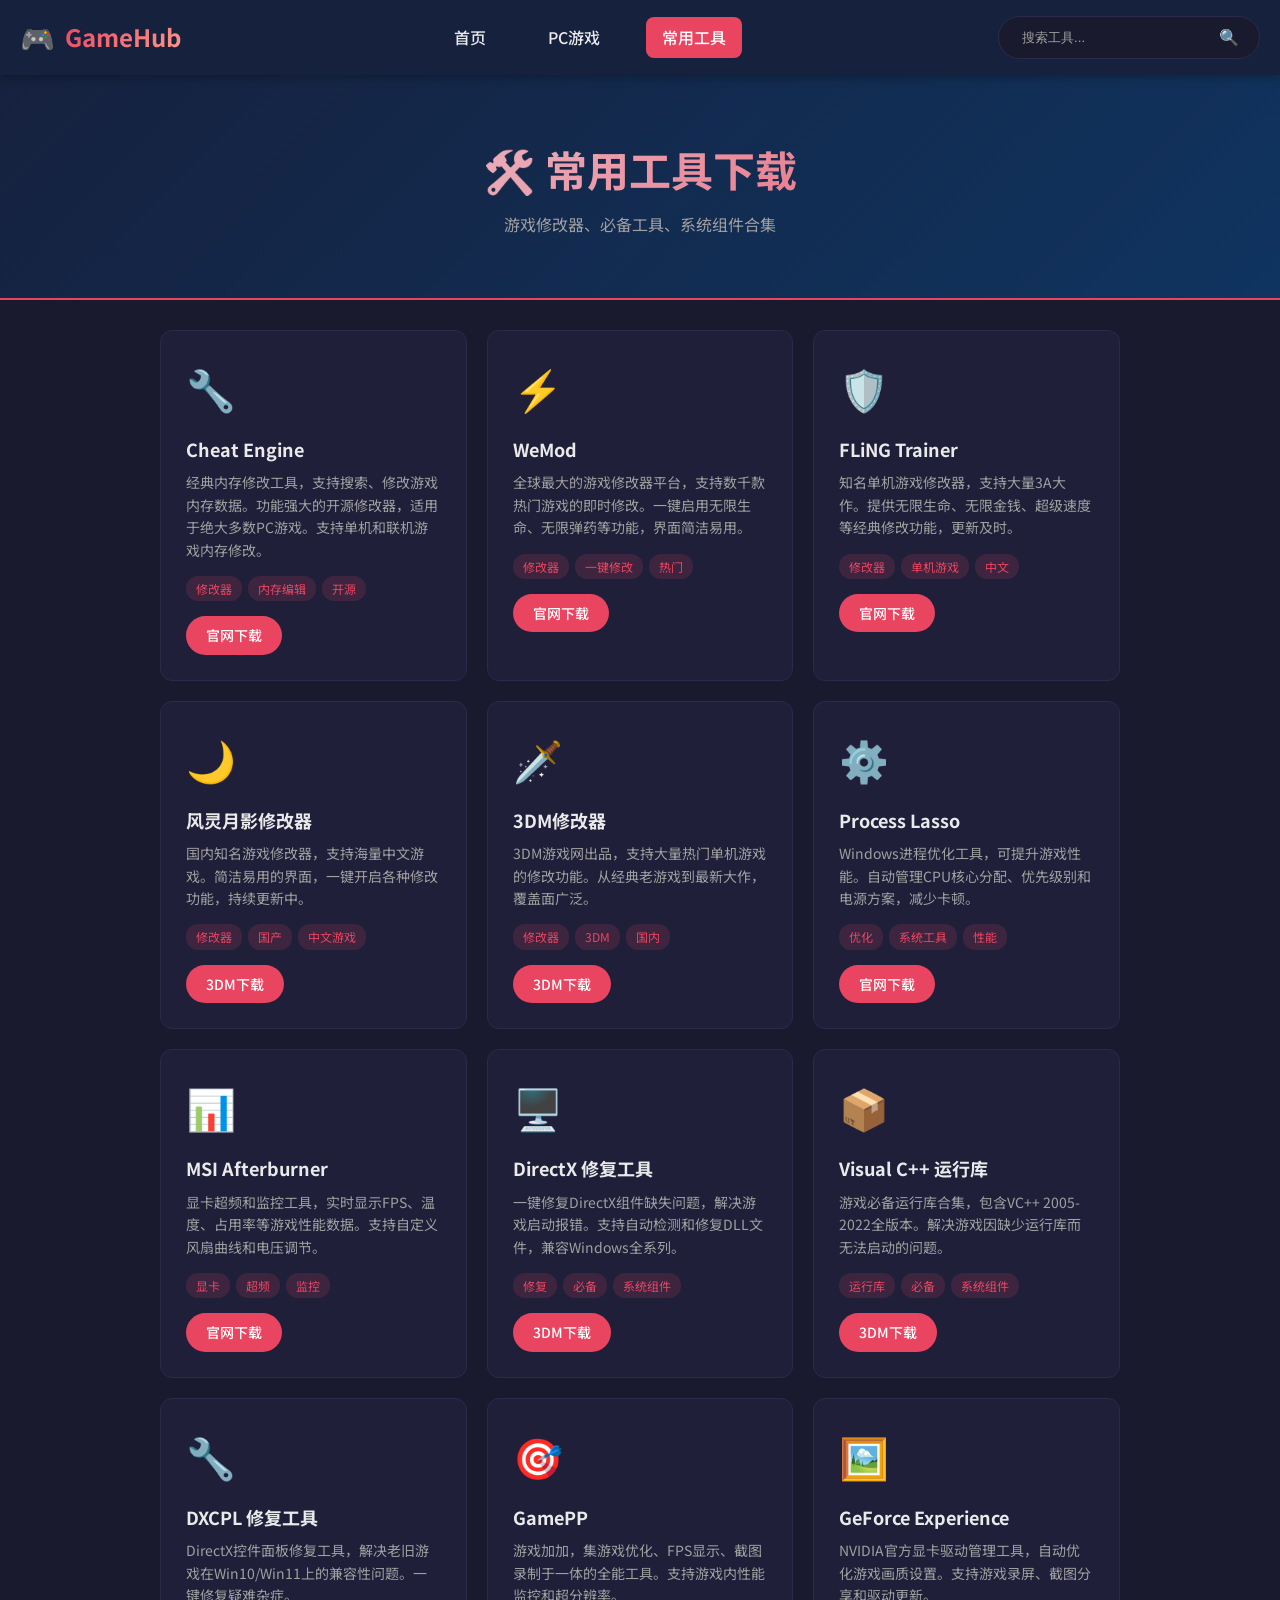
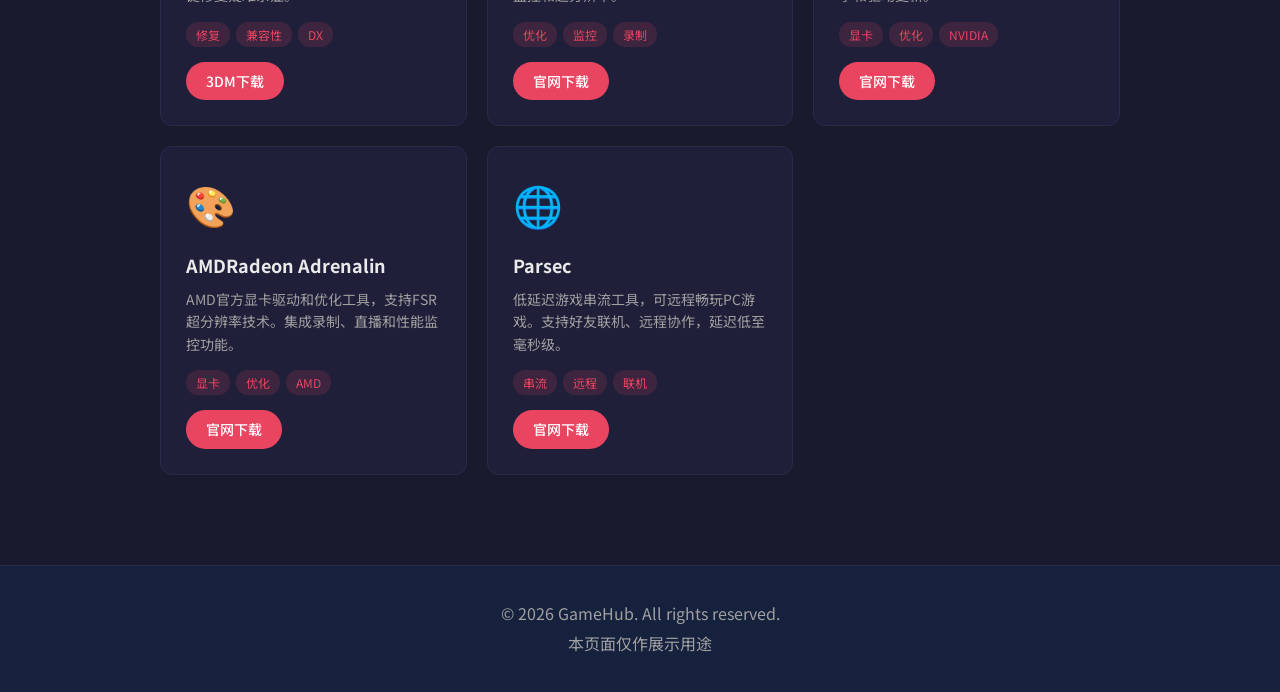
<file: tools.html>
<!DOCTYPE html>
<html lang="zh-CN">
<head>
    <meta charset="UTF-8">
    <meta name="viewport" content="width=device-width, initial-scale=1.0">
    <title>常用工具 - GameHub</title>
    <link rel="stylesheet" href="css/style.css">
    <link rel="preconnect" href="https://fonts.googleapis.com">
    <link rel="preconnect" href="https://fonts.gstatic.com" crossorigin>
    <link href="https://fonts.googleapis.com/css2?family=Noto+Sans+SC:wght@400;500;700&display=swap" rel="stylesheet">
    <style>
        .tools-hero {
            background: linear-gradient(135deg, var(--secondary-bg) 0%, var(--highlight) 100%);
            padding: 60px 0;
            text-align: center;
            border-bottom: 2px solid var(--accent);
        }
        .tools-hero h1 {
            font-size: 42px;
            margin-bottom: 10px;
            background: linear-gradient(135deg, var(--text-primary), var(--accent));
            -webkit-background-clip: text;
            -webkit-text-fill-color: transparent;
            background-clip: text;
        }
        .tools-hero p {
            color: var(--text-secondary);
            font-size: 16px;
        }
        .tools-content {
            max-width: 1000px;
            margin: 0 auto;
            padding: 30px 20px;
        }
        .tools-grid {
            display: grid;
            grid-template-columns: repeat(auto-fill, minmax(280px, 1fr));
            gap: 20px;
        }
        .tool-card {
            background: var(--card-bg);
            border-radius: 12px;
            padding: 25px;
            transition: all 0.3s ease;
            border: 1px solid var(--border-color);
        }
        .tool-card:hover {
            transform: translateY(-4px);
            box-shadow: 0 8px 25px rgba(0,0,0,0.3);
            border-color: var(--accent);
        }
        .tool-card-icon {
            font-size: 40px;
            margin-bottom: 15px;
        }
        .tool-card h3 {
            font-size: 18px;
            margin-bottom: 8px;
            color: var(--text-primary);
        }
        .tool-card .tool-desc {
            font-size: 14px;
            color: var(--text-secondary);
            margin-bottom: 15px;
            line-height: 1.6;
        }
        .tool-card .tool-tags {
            display: flex;
            flex-wrap: wrap;
            gap: 6px;
            margin-bottom: 15px;
        }
        .tool-card .tool-tag {
            background: rgba(233,69,96,0.15);
            color: var(--accent);
            padding: 3px 10px;
            border-radius: 12px;
            font-size: 12px;
        }
        .tool-card .tool-links {
            display: flex;
            gap: 10px;
            flex-wrap: wrap;
        }
        .tool-card .tool-link {
            display: inline-block;
            padding: 8px 20px;
            background: var(--accent);
            color: #fff;
            border-radius: 20px;
            text-decoration: none;
            font-size: 14px;
            font-weight: 500;
            transition: all 0.3s ease;
        }
        .tool-card .tool-link:hover {
            background: var(--accent-hover);
            transform: scale(1.05);
        }
        .tool-card .tool-link.green {
            background: #27ae60;
        }
        .tool-card .tool-link.green:hover {
            background: #2ecc71;
        }
        .tool-card .tool-link.blue {
            background: #2980b9;
        }
        .tool-card .tool-link.blue:hover {
            background: #3498db;
        }
    </style>
</head>
<body>
    <!-- 导航栏 -->
    <header class="navbar">
        <div class="container navbar-content">
            <a href="index.html" class="logo">
                <span class="logo-icon">🎮</span>
                <span class="logo-text">GameHub</span>
            </a>
            <nav class="nav-links">
                <a href="index.html">首页</a>
                <a href="category.html?type=pc">PC游戏</a>
                <a href="tools.html" class="active">常用工具</a>
            </nav>
            <div class="search-box">
                <input type="text" id="searchInput" placeholder="搜索工具...">
                <button class="search-btn" onclick="searchTools()">🔍</button>
            </div>
        </div>
    </header>

    <!-- 横幅区域 -->
    <section class="tools-hero">
        <div class="container">
            <h1>🛠️ 常用工具下载</h1>
            <p>游戏修改器、必备工具、系统组件合集</p>
        </div>
    </section>

    <!-- 工具列表 -->
    <main class="tools-content">
        <div class="tools-grid" id="toolsGrid"></div>
    </main>

    <!-- 底部 -->
    <footer class="footer">
        <div class="container">
            <p>&copy; 2026 GameHub. All rights reserved.</p>
            <p>本页面仅作展示用途</p>
        </div>
    </footer>

    <script>
        const toolsData = [
            {
                "name": "Cheat Engine",
                "icon": "🔧",
                "desc": "经典内存修改工具，支持搜索、修改游戏内存数据。功能强大的开源修改器，适用于绝大多数PC游戏。支持单机和联机游戏内存修改。",
                "tags": ["修改器", "内存编辑", "开源"],
                "downloadUrl": "https://www.cheatengine.org/",
                "downloadName": "官网下载"
            },
            {
                "name": "WeMod",
                "icon": "⚡",
                "desc": "全球最大的游戏修改器平台，支持数千款热门游戏的即时修改。一键启用无限生命、无限弹药等功能，界面简洁易用。",
                "tags": ["修改器", "一键修改", "热门"],
                "downloadUrl": "https://www.wemod.com/",
                "downloadName": "官网下载"
            },
            {
                "name": "FLiNG Trainer",
                "icon": "🛡️",
                "desc": "知名单机游戏修改器，支持大量3A大作。提供无限生命、无限金钱、超级速度等经典修改功能，更新及时。",
                "tags": ["修改器", "单机游戏", "中文"],
                "downloadUrl": "https://flingtrainer.com/",
                "downloadName": "官网下载"
            },
            {
                "name": "风灵月影修改器",
                "icon": "🌙",
                "desc": "国内知名游戏修改器，支持海量中文游戏。简洁易用的界面，一键开启各种修改功能，持续更新中。",
                "tags": ["修改器", "国产", "中文游戏"],
                "downloadUrl": "https://www.3dmgame.com/tools/",
                "downloadName": "3DM下载"
            },
            {
                "name": "3DM修改器",
                "icon": "🗡️",
                "desc": "3DM游戏网出品，支持大量热门单机游戏的修改功能。从经典老游戏到最新大作，覆盖面广泛。",
                "tags": ["修改器", "3DM", "国内"],
                "downloadUrl": "https://www.3dmgame.com/tools/",
                "downloadName": "3DM下载"
            },
            {
                "name": "Process Lasso",
                "icon": "⚙️",
                "desc": "Windows进程优化工具，可提升游戏性能。自动管理CPU核心分配、优先级别和电源方案，减少卡顿。",
                "tags": ["优化", "系统工具", "性能"],
                "downloadUrl": "https://bitsum.com/",
                "downloadName": "官网下载"
            },
            {
                "name": "MSI Afterburner",
                "icon": "📊",
                "desc": "显卡超频和监控工具，实时显示FPS、温度、占用率等游戏性能数据。支持自定义风扇曲线和电压调节。",
                "tags": ["显卡", "超频", "监控"],
                "downloadUrl": "https://www.msi.com/Landing/afterburner/graphics-cards",
                "downloadName": "官网下载"
            },
            {
                "name": "DirectX 修复工具",
                "icon": "🖥️",
                "desc": "一键修复DirectX组件缺失问题，解决游戏启动报错。支持自动检测和修复DLL文件，兼容Windows全系列。",
                "tags": ["修复", "必备", "系统组件"],
                "downloadUrl": "https://www.3dmgame.com/tools/",
                "downloadName": "3DM下载"
            },
            {
                "name": "Visual C++ 运行库",
                "icon": "📦",
                "desc": "游戏必备运行库合集，包含VC++ 2005-2022全版本。解决游戏因缺少运行库而无法启动的问题。",
                "tags": ["运行库", "必备", "系统组件"],
                "downloadUrl": "https://www.3dmgame.com/tools/",
                "downloadName": "3DM下载"
            },
            {
                "name": "DXCPL 修复工具",
                "icon": "🔧",
                "desc": "DirectX控件面板修复工具，解决老旧游戏在Win10/Win11上的兼容性问题。一键修复疑难杂症。",
                "tags": ["修复", "兼容性", "DX"],
                "downloadUrl": "https://www.3dmgame.com/tools/",
                "downloadName": "3DM下载"
            },
            {
                "name": "GamePP",
                "icon": "🎯",
                "desc": "游戏加加，集游戏优化、FPS显示、截图录制于一体的全能工具。支持游戏内性能监控和超分辨率。",
                "tags": ["优化", "监控", "录制"],
                "downloadUrl": "https://gamepp.com/",
                "downloadName": "官网下载"
            },
            {
                "name": "GeForce Experience",
                "icon": "🖼️",
                "desc": "NVIDIA官方显卡驱动管理工具，自动优化游戏画质设置。支持游戏录屏、截图分享和驱动更新。",
                "tags": ["显卡", "优化", "NVIDIA"],
                "downloadUrl": "https://www.nvidia.com/geforce/geforce-experience/",
                "downloadName": "官网下载"
            },
            {
                "name": "AMDRadeon Adrenalin",
                "icon": "🎨",
                "desc": "AMD官方显卡驱动和优化工具，支持FSR超分辨率技术。集成录制、直播和性能监控功能。",
                "tags": ["显卡", "优化", "AMD"],
                "downloadUrl": "https://www.amd.com/software",
                "downloadName": "官网下载"
            },
            {
                "name": "Parsec",
                "icon": "🌐",
                "desc": "低延迟游戏串流工具，可远程畅玩PC游戏。支持好友联机、远程协作，延迟低至毫秒级。",
                "tags": ["串流", "远程", "联机"],
                "downloadUrl": "https://parsec.app/",
                "downloadName": "官网下载"
            }
        ];

        function renderTools(tools) {
            const grid = document.getElementById('toolsGrid');
            if (tools.length === 0) {
                grid.innerHTML = '<div class="no-results"><h2>没有找到匹配的工具</h2></div>';
                return;
            }
            grid.innerHTML = tools.map(tool => `
                <div class="tool-card">
                    <div class="tool-card-icon">${tool.icon}</div>
                    <h3>${tool.name}</h3>
                    <div class="tool-desc">${tool.desc}</div>
                    <div class="tool-tags">
                        ${tool.tags.map(tag => `<span class="tool-tag">${tag}</span>`).join('')}
                    </div>
                    <div class="tool-links">
                        <a href="${tool.downloadUrl}" target="_blank" class="tool-link">${tool.downloadName}</a>
                    </div>
                </div>
            `).join('');
        }

        function searchTools() {
            const input = document.getElementById('searchInput');
            const keyword = input.value.trim().toLowerCase();
            if (!keyword) {
                renderTools(toolsData);
                return;
            }
            const filtered = toolsData.filter(t =>
                t.name.toLowerCase().includes(keyword) ||
                t.desc.toLowerCase().includes(keyword) ||
                t.tags.some(tag => tag.toLowerCase().includes(keyword))
            );
            renderTools(filtered);
        }

        // 回车搜索
        document.addEventListener('DOMContentLoaded', function() {
            renderTools(toolsData);
            document.getElementById('searchInput')?.addEventListener('keypress', function(e) {
                if (e.key === 'Enter') searchTools();
            });
        });
    </script>
</body>
</html>
</file>
<file: css/style.css>
/* ==================== 全局样式 ==================== */
* {
    margin: 0;
    padding: 0;
    box-sizing: border-box;
}

:root {
    --primary-bg: #1a1a2e;
    --secondary-bg: #16213e;
    --accent: #e94560;
    --accent-hover: #ff6b6b;
    --text-primary: #eaeaea;
    --text-secondary: #a0a0a0;
    --highlight: #0f3460;
    --card-bg: #1f1f3a;
    --border-color: #2a2a4a;
}

body {
    font-family: 'Noto Sans SC', sans-serif;
    background-color: var(--primary-bg);
    color: var(--text-primary);
    line-height: 1.6;
    min-height: 100vh;
}

a {
    text-decoration: none;
    color: inherit;
}

ul {
    list-style: none;
}

.container {
    max-width: 1400px;
    margin: 0 auto;
    padding: 0 20px;
}

/* ==================== 导航栏 ==================== */
.navbar {
    background: var(--secondary-bg);
    padding: 15px 0;
    position: sticky;
    top: 0;
    z-index: 1000;
    box-shadow: 0 2px 10px rgba(0, 0, 0, 0.3);
}

.navbar-content {
    display: flex;
    align-items: center;
    justify-content: space-between;
    gap: 30px;
}

.logo {
    display: flex;
    align-items: center;
    gap: 10px;
    font-size: 24px;
    font-weight: 700;
}

.logo-icon {
    font-size: 28px;
}

.logo-text {
    background: linear-gradient(135deg, var(--accent), #ff9a8b);
    -webkit-background-clip: text;
    -webkit-text-fill-color: transparent;
    background-clip: text;
}

.nav-links {
    display: flex;
    gap: 30px;
}

.nav-links a {
    padding: 8px 16px;
    border-radius: 8px;
    transition: all 0.3s ease;
    font-weight: 500;
}

.nav-links a:hover,
.nav-links a.active {
    background: var(--accent);
    color: white;
}

.search-box {
    display: flex;
    align-items: center;
    background: var(--primary-bg);
    border-radius: 25px;
    padding: 5px 15px;
    border: 1px solid var(--border-color);
}

.search-box input {
    background: transparent;
    border: none;
    color: var(--text-primary);
    padding: 8px;
    width: 200px;
    outline: none;
}

.search-box input::placeholder {
    color: var(--text-secondary);
}

.search-btn {
    background: transparent;
    border: none;
    cursor: pointer;
    font-size: 16px;
    padding: 5px;
}

/* ==================== 横幅区域 ==================== */
.hero {
    background: linear-gradient(135deg, var(--secondary-bg) 0%, var(--primary-bg) 100%);
    padding: 60px 0;
    text-align: center;
    border-bottom: 2px solid var(--accent);
}

.hero-content h1 {
    font-size: 48px;
    margin-bottom: 15px;
    background: linear-gradient(135deg, var(--text-primary), var(--accent));
    -webkit-background-clip: text;
    -webkit-text-fill-color: transparent;
    background-clip: text;
}

.hero-content p {
    font-size: 18px;
    color: var(--text-secondary);
}

/* ==================== 主内容区 ==================== */
.main-content {
    display: grid;
    grid-template-columns: 250px 1fr;
    gap: 30px;
    padding: 40px 20px;
}

/* ==================== 侧边栏 ==================== */
.sidebar {
    position: sticky;
    top: 100px;
    height: fit-content;
}

.sidebar-section {
    background: var(--card-bg);
    border-radius: 12px;
    padding: 20px;
    margin-bottom: 20px;
}

.sidebar-section h3 {
    font-size: 18px;
    margin-bottom: 15px;
    padding-bottom: 10px;
    border-bottom: 2px solid var(--accent);
}

.category-list li {
    margin-bottom: 10px;
}

.category-list a {
    display: block;
    padding: 10px 15px;
    border-radius: 8px;
    transition: all 0.3s ease;
    color: var(--text-secondary);
}

.category-list a:hover {
    background: var(--highlight);
    color: var(--text-primary);
    transform: translateX(5px);
}

/* ==================== 游戏列表 ==================== */
.games-section {
    flex: 1;
}

.section-header {
    display: flex;
    justify-content: space-between;
    align-items: center;
    margin-bottom: 25px;
}

.section-header h2 {
    font-size: 28px;
}

.filter-tabs {
    display: flex;
    gap: 10px;
}

.filter-tab {
    padding: 8px 20px;
    border: 1px solid var(--border-color);
    background: var(--card-bg);
    color: var(--text-secondary);
    border-radius: 20px;
    cursor: pointer;
    transition: all 0.3s ease;
}

.filter-tab:hover,
.filter-tab.active {
    background: var(--accent);
    color: white;
    border-color: var(--accent);
}

.games-grid {
    display: grid;
    grid-template-columns: repeat(auto-fill, minmax(280px, 1fr));
    gap: 25px;
}

/* ==================== 游戏卡片 ==================== */
.game-card {
    background: var(--card-bg);
    border-radius: 12px;
    overflow: hidden;
    transition: all 0.3s ease;
    cursor: pointer;
    border: 1px solid transparent;
}

.game-card:hover {
    transform: translateY(-8px);
    border-color: var(--accent);
    box-shadow: 0 10px 30px rgba(233, 69, 96, 0.2);
}

.game-card-image {
    width: 100%;
    height: 180px;
    display: flex;
    align-items: center;
    justify-content: center;
    position: relative;
    overflow: hidden;
    background: var(--secondary-bg);
}

.game-card-image img {
    width: 100%;
    height: 100%;
    object-fit: cover;
}

.game-card-image > div {
    width: 100%;
    height: 100%;
}

.game-card-image img {
    width: 100%;
    height: 100%;
    object-fit: cover;
}

.game-card-badge {
    position: absolute;
    top: 10px;
    right: 10px;
    background: var(--accent);
    color: white;
    padding: 4px 12px;
    border-radius: 12px;
    font-size: 12px;
    font-weight: 500;
}

.game-card-content {
    padding: 20px;
}

.game-card-title {
    font-size: 18px;
    font-weight: 600;
    margin-bottom: 10px;
    white-space: nowrap;
    overflow: hidden;
    text-overflow: ellipsis;
}

.game-card-info {
    display: flex;
    flex-wrap: wrap;
    gap: 8px;
    margin-bottom: 15px;
}

.game-card-tag {
    background: var(--secondary-bg);
    padding: 4px 10px;
    border-radius: 12px;
    font-size: 12px;
    color: var(--text-secondary);
}

.game-card-desc {
    font-size: 14px;
    color: var(--text-secondary);
    display: -webkit-box;
    -webkit-line-clamp: 2;
    -webkit-box-orient: vertical;
    overflow: hidden;
    margin-bottom: 15px;
}

.game-card-footer {
    display: flex;
    justify-content: space-between;
    align-items: center;
}

.game-card-size {
    font-size: 13px;
    color: var(--text-secondary);
}

.download-btn {
    background: var(--accent);
    color: white;
    padding: 8px 20px;
    border-radius: 8px;
    font-size: 14px;
    font-weight: 500;
    transition: all 0.3s ease;
}

.download-btn:hover {
    background: var(--accent-hover);
}

/* ==================== 分页 ==================== */
.pagination {
    display: flex;
    justify-content: center;
    gap: 10px;
    margin-top: 40px;
}

.pagination button {
    padding: 10px 15px;
    background: var(--card-bg);
    border: 1px solid var(--border-color);
    color: var(--text-primary);
    border-radius: 8px;
    cursor: pointer;
    transition: all 0.3s ease;
}

.pagination button:hover,
.pagination button.active {
    background: var(--accent);
    border-color: var(--accent);
}

.pagination button:disabled {
    opacity: 0.5;
    cursor: not-allowed;
}

/* ==================== 底部 ==================== */
.footer {
    background: var(--secondary-bg);
    padding: 30px 0;
    text-align: center;
    margin-top: 60px;
    border-top: 1px solid var(--border-color);
}

.footer p {
    color: var(--text-secondary);
    margin: 5px 0;
}

/* ==================== 游戏详情页 ==================== */
.game-detail {
    padding: 40px 0;
}

.game-detail-header {
    display: grid;
    grid-template-columns: 400px 1fr;
    gap: 40px;
    margin-bottom: 40px;
}

.game-detail-cover {
    width: 100%;
    height: 300px;
    background: linear-gradient(135deg, var(--secondary-bg), var(--highlight));
    border-radius: 12px;
    display: flex;
    align-items: center;
    justify-content: center;
    font-size: 100px;
    overflow: hidden;
}

.game-detail-cover img {
    width: 100%;
    height: 100%;
    object-fit: cover;
}

.game-detail-info h1 {
    font-size: 36px;
    margin-bottom: 20px;
}

.game-detail-meta {
    display: flex;
    flex-wrap: wrap;
    gap: 15px;
    margin-bottom: 20px;
}

.game-detail-meta span {
    background: var(--card-bg);
    padding: 8px 16px;
    border-radius: 8px;
    font-size: 14px;
}

.game-detail-desc {
    color: var(--text-secondary);
    line-height: 1.8;
    margin-bottom: 25px;
}

.game-detail-actions {
    display: flex;
    gap: 15px;
}

.game-detail-actions .download-btn {
    padding: 15px 40px;
    font-size: 16px;
}

/* ==================== 截图展示 ==================== */
.game-screenshots {
    margin-top: 40px;
}

.game-screenshots h2 {
    margin-bottom: 20px;
}

.screenshots-grid {
    display: grid;
    grid-template-columns: repeat(auto-fill, minmax(300px, 1fr));
    gap: 15px;
}

.screenshot-item {
    height: 200px;
    background: var(--card-bg);
    border-radius: 8px;
    display: flex;
    align-items: center;
    justify-content: center;
    font-size: 40px;
    cursor: pointer;
    transition: all 0.3s ease;
}

.screenshot-item:hover {
    transform: scale(1.02);
    box-shadow: 0 5px 20px rgba(0, 0, 0, 0.3);
}

/* ==================== 搜索页面 ==================== */
.search-results {
    padding: 40px 0;
}

.search-results h1 {
    margin-bottom: 30px;
}

.search-results .games-grid {
    margin-top: 20px;
}

.no-results {
    text-align: center;
    padding: 60px 20px;
    color: var(--text-secondary);
}

.no-results h2 {
    margin-bottom: 15px;
}

/* ==================== 响应式设计 ==================== */
@media (max-width: 1024px) {
    .main-content {
        grid-template-columns: 1fr;
    }

    .sidebar {
        position: static;
    }

    .game-detail-header {
        grid-template-columns: 1fr;
    }
}

@media (max-width: 768px) {
    .navbar-content {
        flex-direction: column;
        gap: 15px;
    }

    .nav-links {
        flex-wrap: wrap;
        justify-content: center;
    }

    .search-box {
        width: 100%;
    }

    .search-box input {
        width: 100%;
    }

    .hero-content h1 {
        font-size: 32px;
    }

    .games-grid {
        grid-template-columns: 1fr;
    }

    .section-header {
        flex-direction: column;
        gap: 15px;
    }

    .filter-tabs {
        flex-wrap: wrap;
        justify-content: center;
    }
}

/* ==================== 加载动画 ==================== */
.loading {
    text-align: center;
    padding: 60px 20px;
}

.loading-spinner {
    width: 50px;
    height: 50px;
    border: 4px solid var(--border-color);
    border-top-color: var(--accent);
    border-radius: 50%;
    animation: spin 1s linear infinite;
    margin: 0 auto 20px;
}

@keyframes spin {
    to {
        transform: rotate(360deg);
    }
}
</file>
